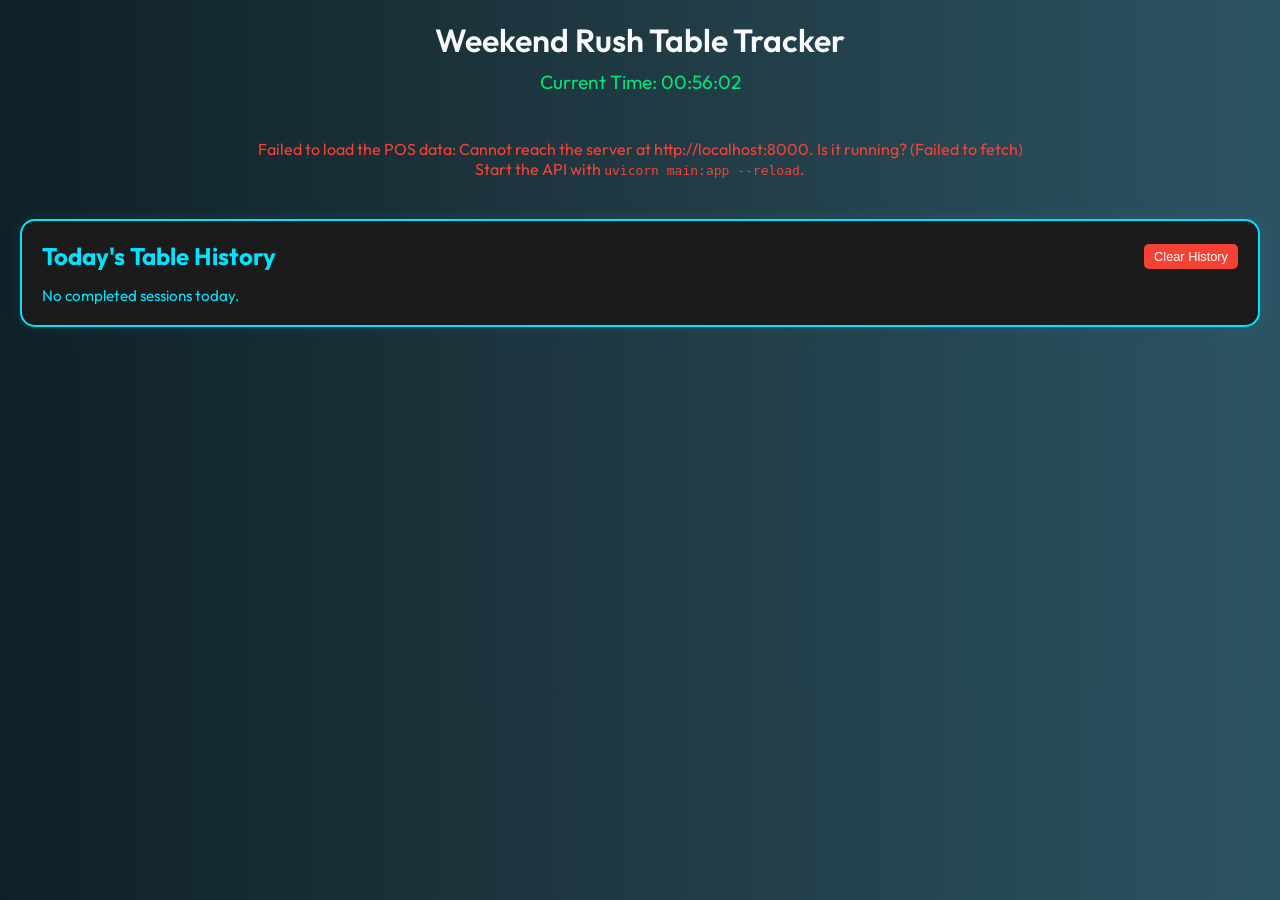
<file: index.html>
<!DOCTYPE html>
<html lang="en">
<head>
  <meta charset="UTF-8" />
  <meta name="viewport" content="width=device-width, initial-scale=1.0" />
  <title>Weekend Rush POS</title>
  <link href="https://fonts.googleapis.com/css2?family=Outfit:wght@400;600&display=swap" rel="stylesheet">
  <style>
    * { box-sizing: border-box; }
    body {
      font-family: 'Outfit', sans-serif;
      margin: 0; padding: 20px;
      background: linear-gradient(to right, #0f2027, #203a43, #2c5364);
      color: #fff;
    }
    
    .header { text-align: center; margin-bottom: 20px; }
    h1 { margin: 0 0 10px 0; color: #f8f9fa; font-weight: 600; }
    #live-clock { color: #00e676; font-size: 1.2rem; }

    .tabs { display: flex; justify-content: center; gap: 10px; margin-bottom: 25px; }
    .tab-btn {
      background: #1b1b1b; color: #fff; border: 2px solid #4caf50; border-radius: 10px;
      padding: 10px 20px; font-size: 1.1rem; cursor: pointer; transition: 0.3s;
    }
    .tab-btn.active { background: #4caf50; font-weight: bold; }
    .tab-content { display: none; }
    .tab-content.active { display: block; }

    .tables-grid { display: grid; grid-template-columns: repeat(auto-fit, minmax(450px, 1fr)); gap: 20px; }

    .table-card {
      background: #1b1b1b; border: 2px solid #4caf50; border-radius: 15px; padding: 20px;
      box-shadow: 0 0 15px rgba(76, 175, 80, 0.2); display: flex; gap: 20px;
    }
    .card-left { flex: 1; border-right: 1px solid #333; padding-right: 20px; }
    .card-right { flex: 1; display: flex; flex-direction: column; }

    .table-title { margin: 0 0 10px 0; font-size: 1.5rem; color: #4caf50; display: flex; justify-content: space-between;}
    .status-badge { font-size: 0.8rem; padding: 3px 8px; border-radius: 5px; background: #555; }
    .active-badge { background: #4caf50; }
    
    .rate-selector { margin-bottom: 10px; font-size: 0.9rem; }
    .rate-selector select { border-radius: 5px; padding: 3px; }
    .time-display { font-size: 2.5rem; font-weight: bold; margin: 10px 0; color: #fff; }
    
    .controls button { padding: 8px 12px; border: none; border-radius: 8px; cursor: pointer; font-weight: bold; margin-right: 5px; }
    .btn-start { background: #4caf50; color: white; }
    .btn-pause { background: #ff9800; color: white; }
    .btn-end { background: #f44336; color: white; }
    .controls button:disabled { background: #555; cursor: not-allowed; opacity: 0.5; }

    .split-section { margin-top: 15px; display: flex; gap: 5px; }
    .split-section input { width: 60px; padding: 5px; border-radius: 5px; border: none; }
    .btn-split { background: #ff9800; color: white; border: none; border-radius: 5px; padding: 5px 10px; cursor: pointer; }
    .split-result { margin-top: 10px; font-size: 0.9rem; color: #00e5ff; white-space: pre-line; }

    /* Breakdown & Checkout Panel */
    .checkout-panel { display: none; background: #222; border: 1px solid #f44336; border-radius: 10px; padding: 15px; margin-top: 15px; }
    .price-breakdown { font-size: 0.9rem; color: #ddd; margin-bottom: 10px; white-space: pre-line; line-height: 1.4; }
    .checkout-btns { display: flex; gap: 10px; }
    .checkout-btns button { flex: 1; padding: 8px; border: none; border-radius: 5px; cursor: pointer; font-weight: bold; color: white; }
    .btn-paid { background: #4caf50; }
    .btn-unpaid { background: #ff9800; }
    .btn-close { background: #555; }

    /* Card Right */
    .items-title { margin: 0 0 10px 0; font-size: 1.1rem; color: #aaa; }
    .menu-grid { display: grid; grid-template-columns: 1fr 1fr; gap: 5px; margin-bottom: 15px; }
    .btn-item { background: #2c5364; color: white; border: 1px solid #4caf50; border-radius: 5px; padding: 8px; cursor: pointer; font-size: 0.85rem;}
    .btn-item:hover { background: #4caf50; }
    .item-log { flex-grow: 1; background: #222; border-radius: 5px; padding: 10px; font-size: 0.85rem; overflow-y: auto; max-height: 100px; color: #ccc;}
    .item-total { margin-top: 10px; font-weight: bold; color: #00e676; text-align: right; }

    /* Global History Section */
    .history-container { margin-top: 40px; background: #1b1b1b; border: 2px solid #00e5ff; border-radius: 15px; padding: 20px; box-shadow: 0 0 15px rgba(0, 229, 255, 0.1); }
    .history-title { color: #00e5ff; margin: 0 0 15px 0; display: flex; justify-content: space-between; align-items: center; }
    .history-log { font-size: 0.95rem; color: #00e5ff; max-height: 200px; overflow-y: auto; }
    .history-entry { border-bottom: 1px solid #333; padding: 8px 0; }
    .btn-clear-history { background: #f44336; color: white; border: none; padding: 5px 10px; border-radius: 5px; cursor: pointer; font-size: 0.8rem; }
  </style>
</head>
<body>

  <div class="header">
    <h1>Weekend Rush Table Tracker</h1>
    <div id="live-clock">Current Time: 00:00:00</div>
  </div>

  <div class="tabs" id="tabs-container"></div>
  <div id="app-content"></div>

  <div class="history-container">
    <h2 class="history-title">
      Today's Table History 
      <button class="btn-clear-history" onclick="clearHistory()">Clear History</button>
    </h2>
    <div class="history-log" id="global-history-log">No completed sessions today.</div>
  </div>

  <script>
    const API_URL = 'http://localhost:8000';
    let globalMenu = [];
    let activeSessions = {}; 

    // --- Networking ---
    function showError(message) {
      console.error(message);
      alert(message);
    }

    async function apiFetch(path, options) {
      let res;
      try {
        res = await fetch(`${API_URL}${path}`, options);
      } catch (err) {
        throw new Error(`Cannot reach the server at ${API_URL}. Is it running? (${err.message})`);
      }

      const body = await res.text();
      let payload = null;
      if (body) {
        try {
          payload = JSON.parse(body);
        } catch (err) {
          throw new Error(`Server returned an unreadable response for ${path}: ${body.slice(0, 200)}`);
        }
      }

      if (!res.ok) {
        const detail = payload && payload.detail ? JSON.stringify(payload.detail) : res.statusText;
        throw new Error(`${path} failed (${res.status}): ${detail}`);
      }
      return payload;
    }

    // --- Clock Logic ---
    function updateClock() {
      const now = new Date();
      document.getElementById('live-clock').textContent = `Current Time: ${now.toLocaleTimeString('en-IN', { hour12: false })}`;
    }
    setInterval(updateClock, 1000);
    updateClock();

    // --- Boot App ---
    async function init() {
      try {
        globalMenu = await apiFetch('/menu');
        const zones = await apiFetch('/zones');
        renderApp(zones);
      } catch (err) {
        document.getElementById('app-content').innerHTML =
          `<p style="color:#f44336; text-align:center">Failed to load the POS data: ${err.message}<br>Start the API with <code>uvicorn main:app --reload</code>.</p>`;
        showError(`Failed to load the POS data. ${err.message}`);
      }
      loadHistory();
    }

    // --- Render UI ---
    function renderApp(zones) {
      const tabsContainer = document.getElementById('tabs-container');
      const appContent = document.getElementById('app-content');
      tabsContainer.innerHTML = '';
      appContent.innerHTML = '';

      zones.forEach((zone, index) => {
        const tabBtn = document.createElement('button');
        tabBtn.className = `tab-btn ${index === 0 ? 'active' : ''}`;
        tabBtn.textContent = zone.zone_name;
        tabBtn.onclick = () => switchTab(index);
        tabsContainer.appendChild(tabBtn);

        const zoneDiv = document.createElement('div');
        zoneDiv.className = `tab-content ${index === 0 ? 'active' : ''}`;
        zoneDiv.id = `zone-${index}`;

        const grid = document.createElement('div');
        grid.className = 'tables-grid';

        zone.tables.forEach(table => {
          const tableId = table.id;
          if (!activeSessions[tableId]) {
            activeSessions[tableId] = { isRunning: false, elapsed: 0, itemsTotal: 0, sessionId: null, itemsList: [], tableName: table.table_name };
          }

          const menuHtml = globalMenu.map(item => 
            `<button class="btn-item" onclick="addItem(${tableId}, ${item.id}, '${item.name} ${item.variant}', ${item.price})">+ ${item.name} (${item.variant})</button>`
          ).join('');

          grid.innerHTML += `
            <div class="table-card" id="card-${tableId}">
              <div class="card-left">
                <h2 class="table-title">${table.table_name} <span class="status-badge" id="badge-${tableId}">⚪ AVAIL</span></h2>
                
                <div class="rate-selector">
                  Rate/min: <select id="rate-${tableId}" onchange="onRateChange(${tableId})"><option value="3">3</option><option value="4">4</option><option value="4.5">4.5</option></select>
                </div>
                
                <div class="time-display" id="time-${tableId}">00:00</div>
                
                <div class="controls">
                  <button class="btn-start" id="start-${tableId}" onclick="startTimer(${tableId})">Start</button>
                  <button class="btn-pause" id="pause-${tableId}" onclick="togglePause(${tableId})" disabled>Pause</button>
                  <button class="btn-end" id="end-${tableId}" onclick="showCheckout(${tableId})" disabled>End</button>
                </div>

                <div class="split-section">
                  <input type="number" id="split-input-${tableId}" min="1" placeholder="Players">
                  <button class="btn-split" onclick="calculateSplit(${tableId})">Split</button>
                </div>
                <div class="split-result" id="split-result-${tableId}"></div>

                <div class="checkout-panel" id="checkout-${tableId}">
                  <div class="price-breakdown" id="breakdown-${tableId}"></div>
                  <div class="checkout-btns">
                    <button class="btn-paid" onclick="submitCheckout(${tableId}, 'PAID')">Paid</button>
                    <button class="btn-unpaid" onclick="submitCheckout(${tableId}, 'UNPAID')">Unpaid</button>
                    <button class="btn-close" onclick="submitCheckout(${tableId}, 'CLOSE')">Close</button>
                  </div>
                </div>
              </div>

              <div class="card-right">
                <h3 class="items-title">Quick Add Items</h3>
                <div class="menu-grid">${menuHtml}</div>
                <div class="item-log" id="log-${tableId}">No items ordered yet.</div>
                <div class="item-total" id="item-total-${tableId}">Items Total: ₹0.00</div>
              </div>
            </div>
          `;
        });
        
        zoneDiv.appendChild(grid);
        appContent.appendChild(zoneDiv);
      });
    }

    // --- UI Logic ---
    function onRateChange(tableId) {
      if (!activeSessions[tableId].sessionId) return;
      alert('This table is already running; the new rate applies to the next session.');
    }

    function switchTab(activeIndex) {
      document.querySelectorAll('.tab-btn').forEach((btn, i) => btn.classList.toggle('active', i === activeIndex));
      document.querySelectorAll('.tab-content').forEach((content, i) => content.classList.toggle('active', i === activeIndex));
    }

    // --- Table Mechanics ---
    async function startTimer(tableId) {
      const rate = parseFloat(document.getElementById(`rate-${tableId}`).value);
      let data;
      try {
        data = await apiFetch('/sessions/start', {
          method: 'POST',
          headers: { 'Content-Type': 'application/json' },
          body: JSON.stringify({ table_id: tableId, customer_id: null, rate_per_minute: rate })
        });
      } catch (err) {
        showError(`Could not start the table. ${err.message}`);
        return;
      }

      const session = activeSessions[tableId];
      session.sessionId = data.session_id;
      session.isRunning = true;
      session.startTimeStr = new Date().toLocaleTimeString('en-IN', { hour12: false });
      session.startTime = Date.now() - (session.elapsed * 1000);
      
      document.getElementById(`badge-${tableId}`).textContent = '🟢 ACTIVE';
      document.getElementById(`badge-${tableId}`).className = 'status-badge active-badge';
      document.getElementById(`start-${tableId}`).disabled = true;
      document.getElementById(`pause-${tableId}`).disabled = false;
      document.getElementById(`end-${tableId}`).disabled = false;

      session.interval = setInterval(() => {
        if (session.isRunning) {
          session.elapsed = Math.floor((Date.now() - session.startTime) / 1000);
          const min = String(Math.floor(session.elapsed / 60)).padStart(2, '0');
          const sec = String(session.elapsed % 60).padStart(2, '0');
          document.getElementById(`time-${tableId}`).textContent = `${min}:${sec}`;
        }
      }, 1000);
    }

    function togglePause(tableId) {
      const session = activeSessions[tableId];
      session.isRunning = !session.isRunning;
      const pauseBtn = document.getElementById(`pause-${tableId}`);
      if (session.isRunning) {
        session.startTime = Date.now() - (session.elapsed * 1000);
        pauseBtn.textContent = 'Pause';
      } else {
        pauseBtn.textContent = 'Resume';
      }
    }

    async function addItem(tableId, itemId, itemName, price) {
      const session = activeSessions[tableId];
      if (!session.sessionId) return alert("Start the table first!");

      try {
        await apiFetch('/sessions/add_item', {
          method: 'POST',
          headers: { 'Content-Type': 'application/json' },
          body: JSON.stringify({ session_id: session.sessionId, item_id: itemId })
        });
      } catch (err) {
        // The item was not recorded on the server, so do not bill it locally either.
        showError(`Could not add ${itemName}. ${err.message}`);
        return;
      }

      session.itemsTotal += price;
      session.itemsList.push(itemName);
      document.getElementById(`item-total-${tableId}`).textContent = `Items Total: ₹${session.itemsTotal.toFixed(2)}`;
      
      const logDiv = document.getElementById(`log-${tableId}`);
      if (session.itemsList.length === 1) logDiv.innerHTML = ''; 
      logDiv.innerHTML += `+ ${itemName} (₹${price})<br>`;
      logDiv.scrollTop = logDiv.scrollHeight;
    }

    function calculateSplit(tableId) {
      const session = activeSessions[tableId];
      const rate = parseFloat(document.getElementById(`rate-${tableId}`).value);
      const players = parseInt(document.getElementById(`split-input-${tableId}`).value);
      if (!players || players < 1) return;

      const totalMinutes = session.elapsed / 60;
      const grandTotal = (totalMinutes * rate) + session.itemsTotal;
      document.getElementById(`split-result-${tableId}`).textContent = `Total Bill: ₹${grandTotal.toFixed(2)}\nPer Player: ₹${(grandTotal / players).toFixed(2)}`;
    }

    function showCheckout(tableId) {
      const session = activeSessions[tableId];
      session.isRunning = false;
      clearInterval(session.interval);
      document.getElementById(`pause-${tableId}`).disabled = true;
      document.getElementById(`end-${tableId}`).disabled = true;
      
      session.endTimeStr = new Date().toLocaleTimeString('en-IN', { hour12: false });
      const rate = parseFloat(document.getElementById(`rate-${tableId}`).value);
      const totalMinutes = session.elapsed / 60;
      const timeCost = totalMinutes * rate;
      const grandTotal = timeCost + session.itemsTotal;

      // Populate Price Breakdown
      document.getElementById(`breakdown-${tableId}`).innerHTML = `
        <strong>Session:</strong> ${session.startTimeStr} > ${session.endTimeStr} (${totalMinutes} mins)
        <strong>Time Cost:</strong> ₹${timeCost.toFixed(2)}
        <strong>Items Cost:</strong> ₹${session.itemsTotal.toFixed(2)}
        <span style="color:#4caf50; font-size:1.1rem; display:block; margin-top:5px;"><strong>Total: ₹${grandTotal.toFixed(2)}</strong></span>
      `;
      
      document.getElementById(`checkout-${tableId}`).style.display = 'block';
    }

    async function submitCheckout(tableId, status) {
      const session = activeSessions[tableId];
      const totalMinutes = session.elapsed / 60;

      // Backend Call
      let data;
      try {
        data = await apiFetch('/sessions/checkout', {
          method: 'POST',
          headers: { 'Content-Type': 'application/json' },
          body: JSON.stringify({ session_id: session.sessionId, payment_status: status, total_minutes: totalMinutes })
        });
      } catch (err) {
        // Keep the checkout panel open so the bill is not lost.
        showError(`Checkout failed, the table is still open. ${err.message}`);
        return;
      }
      
      // Save to History Log
      const historyStr = `[${session.tableName}] ${session.startTimeStr} > ${session.endTimeStr} | Time: ${totalMinutes}m | Items: ${session.itemsList.length} | <strong>Total: ₹${Number(data.final_bill ?? 0).toFixed(2)}</strong> | (${status}) (Guest)`;
      saveToHistory(historyStr);

      // Reset Table UI smoothly without reloading the page
      resetTableUI(tableId);
    }

    function resetTableUI(tableId) {
      const session = activeSessions[tableId];
      session.isRunning = false;
      session.elapsed = 0;
      session.itemsTotal = 0;
      session.sessionId = null;
      session.itemsList = [];

      document.getElementById(`badge-${tableId}`).textContent = '⚪ AVAIL';
      document.getElementById(`badge-${tableId}`).className = 'status-badge';
      document.getElementById(`time-${tableId}`).textContent = '00:00';
      document.getElementById(`start-${tableId}`).disabled = false;
      document.getElementById(`pause-${tableId}`).disabled = true;
      document.getElementById(`pause-${tableId}`).textContent = 'Pause';
      document.getElementById(`end-${tableId}`).disabled = true;
      
      document.getElementById(`checkout-${tableId}`).style.display = 'none';
      document.getElementById(`split-input-${tableId}`).value = '';
      document.getElementById(`split-result-${tableId}`).textContent = '';
      document.getElementById(`log-${tableId}`).innerHTML = 'No items ordered yet.';
      document.getElementById(`item-total-${tableId}`).textContent = 'Items Total: ₹0.00';
    }

    // --- History Storage Logic ---
    function readHistory() {
      try {
        const stored = JSON.parse(localStorage.getItem('weekendRushHistory'));
        return Array.isArray(stored) ? stored : [];
      } catch (err) {
        console.error('Stored history was corrupt and has been ignored.', err);
        return [];
      }
    }

    function saveToHistory(entry) {
      const history = readHistory();
      history.unshift(entry); // Add to top
      try {
        localStorage.setItem('weekendRushHistory', JSON.stringify(history));
      } catch (err) {
        showError(`Could not save this session to the history log. ${err.message}`);
      }
      loadHistory();
    }

    function loadHistory() {
      const history = readHistory();
      const logDiv = document.getElementById('global-history-log');
      if (history.length === 0) {
        logDiv.innerHTML = 'No completed sessions today.';
      } else {
        logDiv.innerHTML = history.map(item => `<div class="history-entry">${item}</div>`).join('');
      }
    }

    function clearHistory() {
      if(confirm("Are you sure you want to clear today's history log?")) {
        localStorage.removeItem('weekendRushHistory');
        loadHistory();
      }
    }

    init();
  </script>
</body>
</html>
</file>
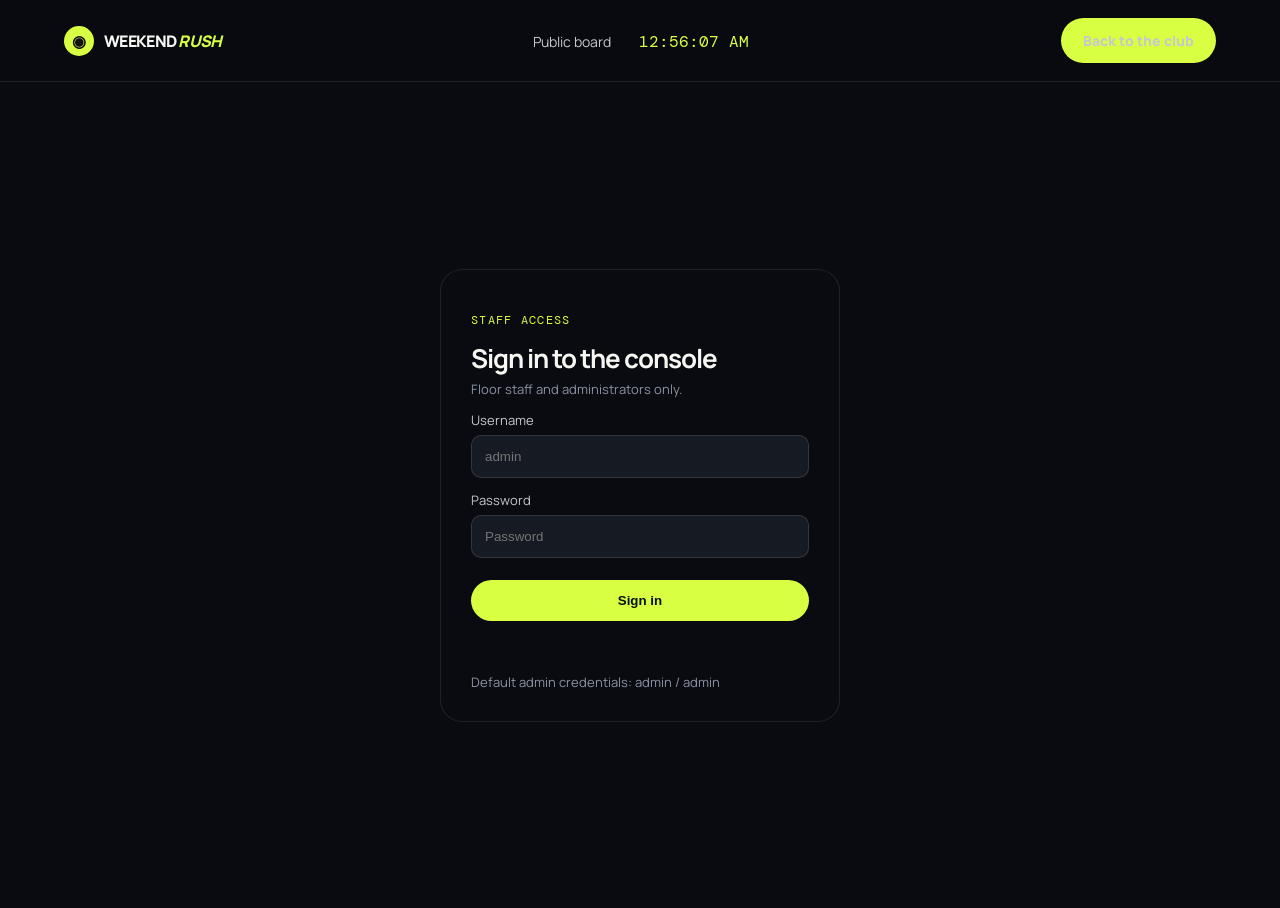
<file: weekend-rush/frontend/admin_login.html>
<!DOCTYPE html>
<html lang="en">
<head>
  <meta charset="utf-8" />
  <meta name="viewport" content="width=device-width, initial-scale=1" />
  <link rel="stylesheet" href="css/public-theme.css" />
  <link rel="stylesheet" href="css/styles.css" />
  <title>Weekend Rush &middot; Staff Login</title>
</head>
<body>
  <header class="nav">
    <span class="brand">WEEKEND <i>RUSH</i></span>
    <nav>
      <a href="public.html">Public board</a>
      <span class="clock" id="wall-clock">--:--:--</span>
    </nav>
    <a class="btn" href="public.html">Back to the club</a>
  </header>

  <main class="login-wrap">
    <div class="form login-card">
      <p class="eyebrow">STAFF ACCESS</p>
      <h3 style="margin:8px 0 4px;font-size:26px;letter-spacing:-1px">Sign in to the console</h3>
      <p class="muted">Floor staff and administrators only.</p>
      <form id="login-form" novalidate>
        <label for="username">Username</label>
        <input id="username" type="text" autocomplete="username" placeholder="admin" />
        <label for="password">Password</label>
        <input id="password" type="password" autocomplete="current-password" placeholder="Password" />
        <button class="btn" style="width:100%;margin-top:22px" type="submit">Sign in</button>
      </form>
      <p class="formmsg" id="login-msg"></p>
      <p class="muted" style="margin-top:18px">Default admin credentials: admin / admin</p>
    </div>
  </main>

  <script src="js/api.js"></script>
  <script src="js/login.js"></script>
</body>
</html>
</file>
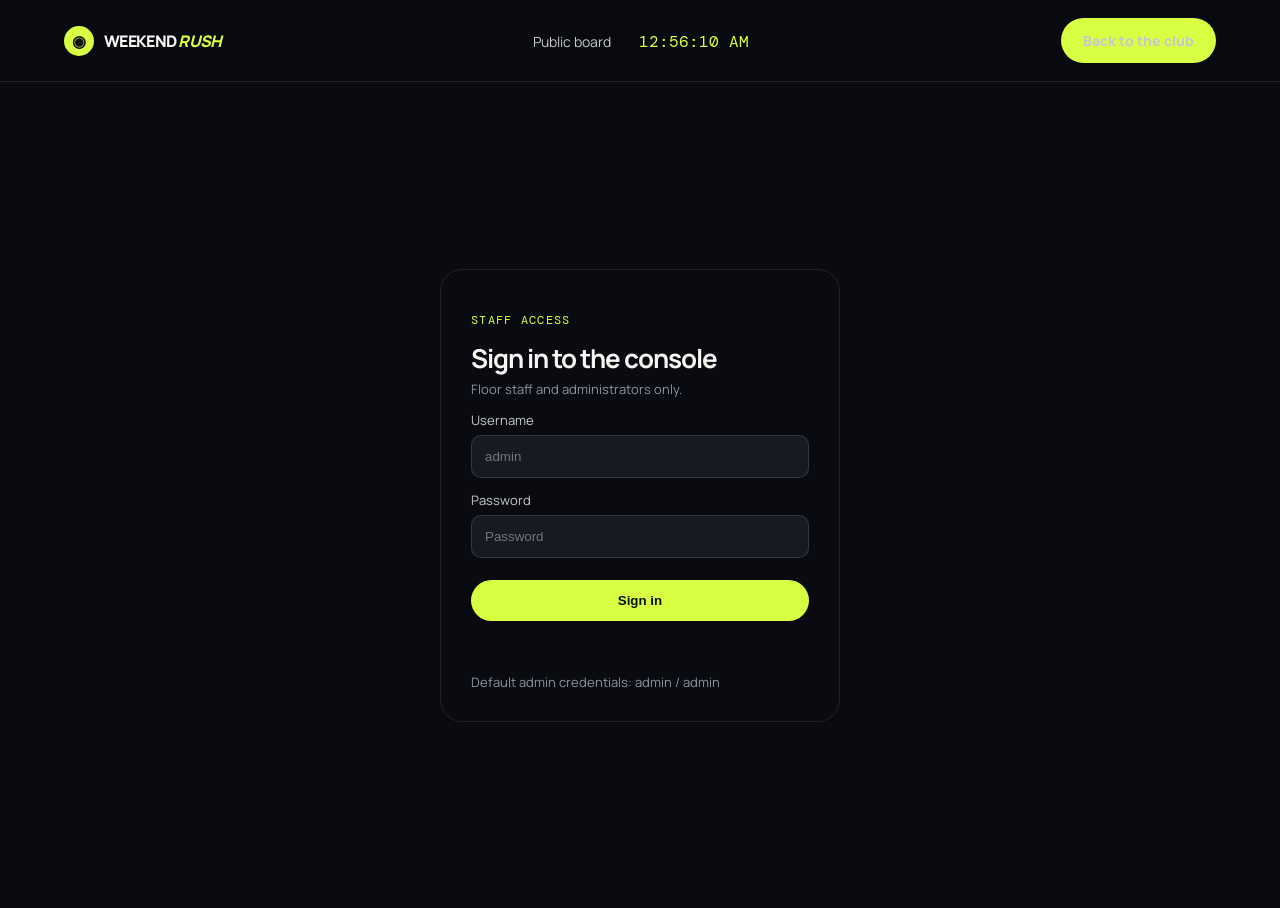
<file: weekend-rush/frontend/customers.html>
<!DOCTYPE html>
<html lang="en">
<head>
  <meta charset="utf-8" />
  <meta name="viewport" content="width=device-width, initial-scale=1" />
  <link rel="stylesheet" href="css/public-theme.css" />
  <link rel="stylesheet" href="css/styles.css" />
  <title>Weekend Rush &middot; Customers</title>
</head>
<body>
  <header class="nav">
    <span class="brand">WEEKEND <i>RUSH</i></span>
    <nav>
      <a href="dashboard_floors.html">Dashboard</a>
      <a href="customers.html" class="lime">Customers</a>
      <a href="settings.html">Settings</a>
      <a href="public.html">Public board</a>
      <span class="clock" id="wall-clock">--:--:--</span>
      <span class="who" id="current-user">-</span>
    </nav>
    <button class="btn ghost" id="logout-btn" type="button">Logout</button>
  </header>

  <main class="page">
    <p class="eyebrow">MEMBERS &amp; REGULARS</p>
    <h1>Know every player.</h1>
    <p class="muted">Membership status and NFC tags for quick check-in.</p>

    <div class="grid two" style="margin-top:28px">
      <section class="panel">
        <h2>Customer list</h2>
        <p class="formmsg" id="list-msg"></p>
        <div style="overflow-x:auto">
          <table class="datatable">
            <thead>
              <tr><th>Name</th><th>Phone</th><th>Member</th><th>NFC UID</th><th>Actions</th></tr>
            </thead>
            <tbody id="customers-body"></tbody>
          </table>
        </div>
      </section>

      <section class="form" style="height:fit-content">
        <h3 style="margin-top:0">Add a customer</h3>
        <form id="customer-form" novalidate>
          <label for="cust-name">Name</label>
          <input id="cust-name" type="text" placeholder="Full name" />
          <label for="cust-phone">Phone</label>
          <input id="cust-phone" type="text" placeholder="10 digit number" />
          <label for="cust-nfc">NFC UID (optional)</label>
          <input id="cust-nfc" type="text" placeholder="04A1B2C3D4" />
          <label class="checkline"><input id="cust-member" type="checkbox" /> Club member</label>
          <button class="btn" style="width:100%" type="submit">Add customer</button>
        </form>
        <p class="formmsg" id="customer-msg"></p>
      </section>
    </div>
  </main>

  <script src="js/api.js"></script>
  <script src="js/shell.js"></script>
  <script src="js/customers.js"></script>
</body>
</html>
</file>
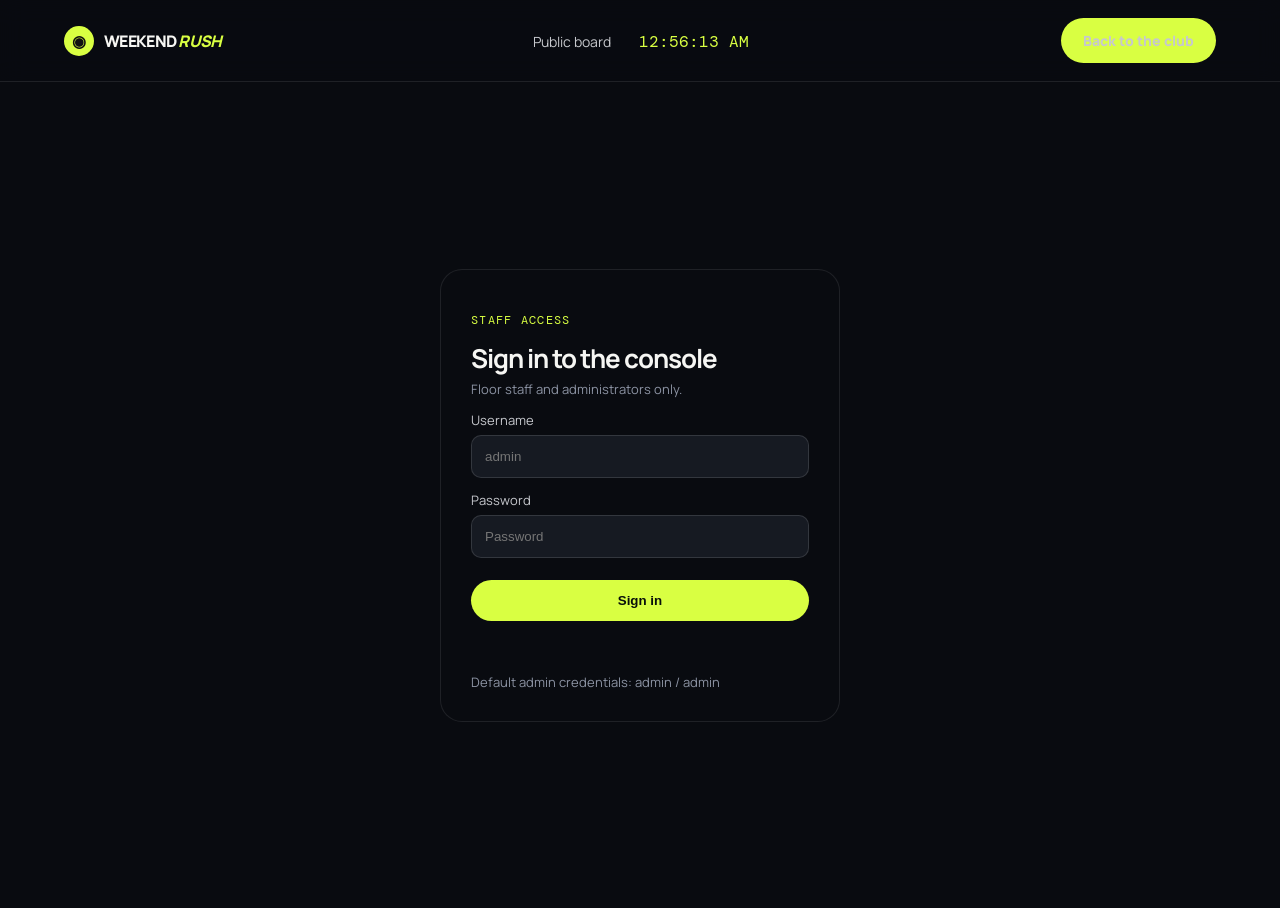
<file: weekend-rush/frontend/dashboard_floors.html>
<!DOCTYPE html>
<html lang="en">
<head>
  <meta charset="utf-8" />
  <meta name="viewport" content="width=device-width, initial-scale=1" />
  <link rel="stylesheet" href="css/public-theme.css" />
  <link rel="stylesheet" href="css/styles.css" />
  <title>Weekend Rush &middot; Floor Dashboard</title>
</head>
<body>
  <header class="nav">
    <span class="brand">WEEKEND <i>RUSH</i></span>
    <nav>
      <a href="dashboard_floors.html" class="lime">Dashboard</a>
      <a href="customers.html">Customers</a>
      <a href="settings.html">Settings</a>
      <a href="public.html">Public board</a>
      <span class="clock" id="wall-clock">--:--:--</span>
      <span class="who" id="current-user">-</span>
    </nav>
    <button class="btn ghost" id="logout-btn" type="button">Logout</button>
  </header>

  <main class="page">
    <p class="eyebrow">FLOOR CONSOLE</p>
    <h1>Club control, in real time.</h1>
    <p class="muted">Live clocks, play / pause / stop and instant split billing.</p>

    <div class="metrics" style="margin-top:26px">
      <div class="metric"><b id="metric-live">-</b><span>Active sessions</span></div>
      <div class="metric"><b id="metric-booked">-</b><span>Tables booked</span></div>
      <div class="metric"><b id="metric-clock">00:00:00</b><span>Total time on the clock</span></div>
    </div>

    <div class="tabs">
      <button type="button" data-floor="1">Floor 1</button>
      <button type="button" data-floor="2">Floor 2</button>
      <button type="button" data-floor="3">Floor 3</button>
    </div>

    <p class="formmsg" id="global-msg"></p>
    <div class="grid" id="tables-grid"></div>
  </main>

  <script src="js/api.js"></script>
  <script src="js/shell.js"></script>
  <script src="js/dashboard.js"></script>
</body>
</html>
</file>
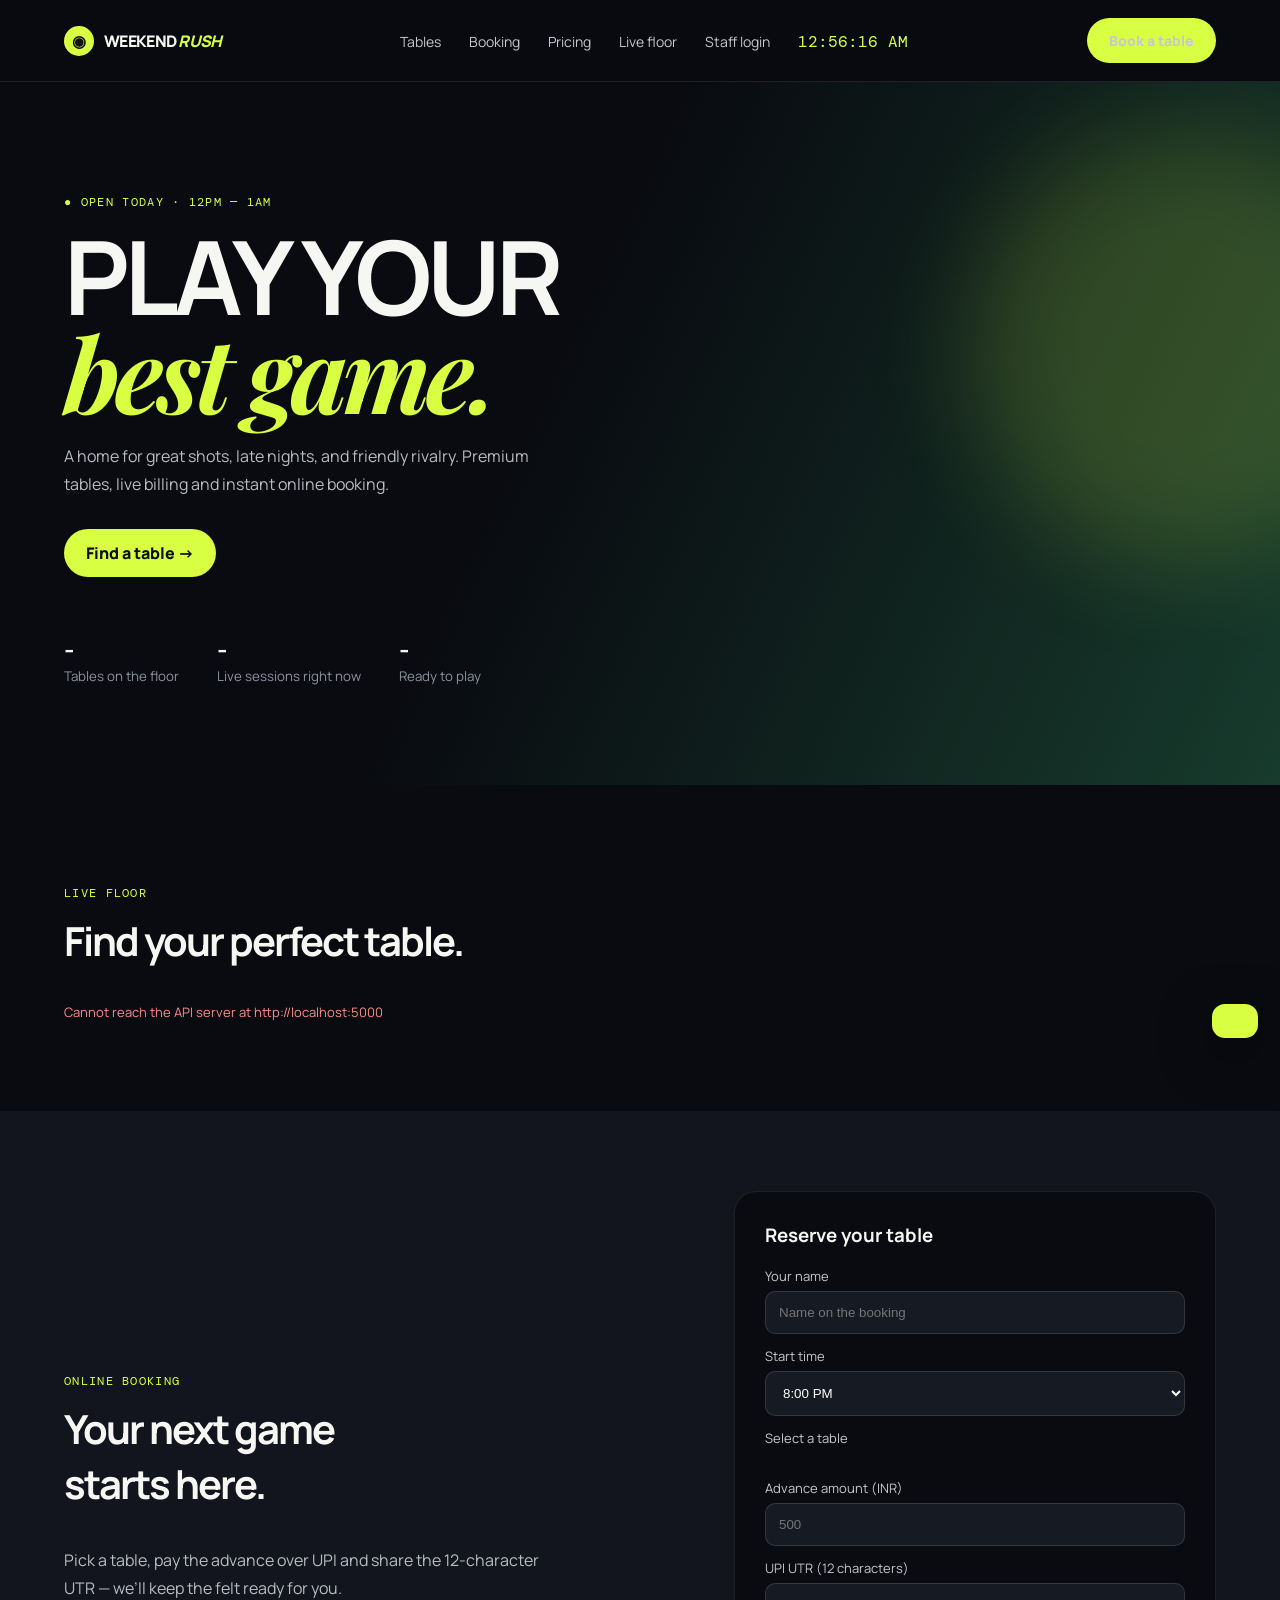
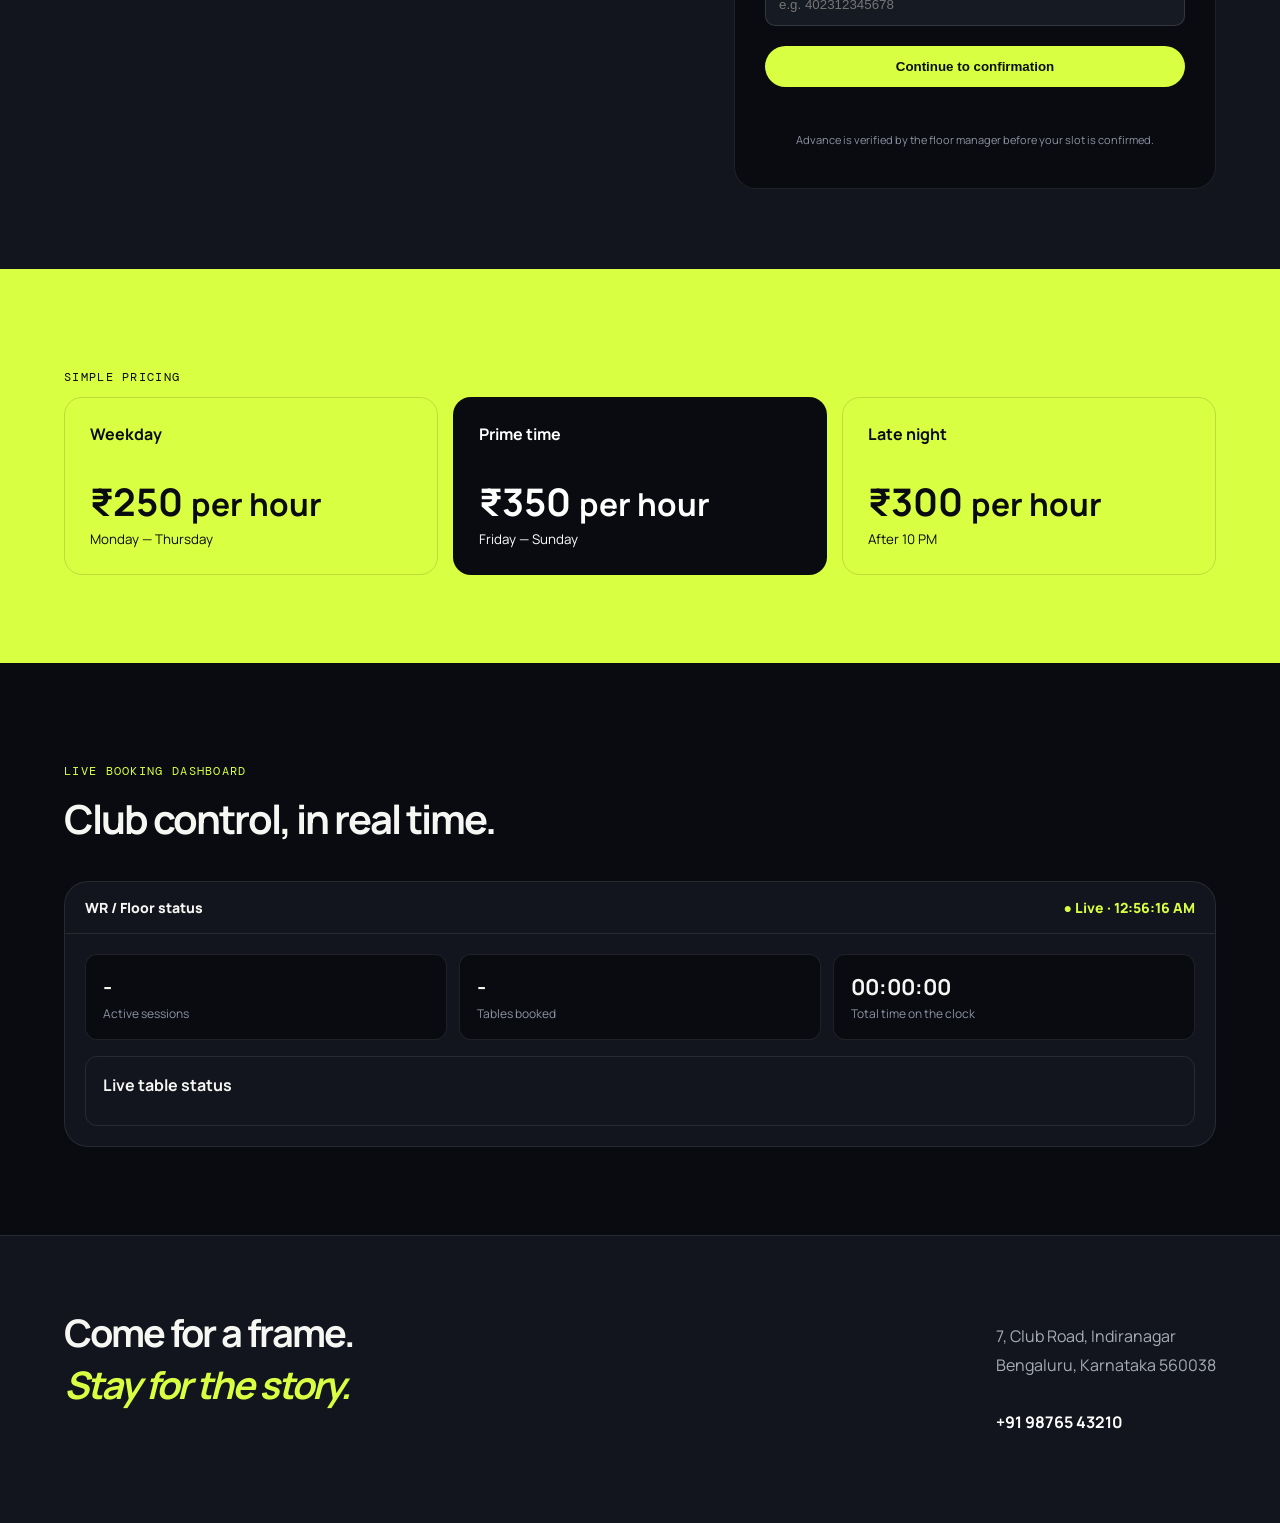
<file: weekend-rush/frontend/public.html>
<!DOCTYPE html>
<html lang="en">
<head>
  <meta charset="utf-8" />
  <meta name="viewport" content="width=device-width, initial-scale=1" />
  <title>Weekend Rush Snooker Club</title>
  <link rel="stylesheet" href="css/public-theme.css" />
</head>
<body>
  <header class="nav">
    <span class="brand">WEEKEND <i>RUSH</i></span>
    <nav>
      <a href="#tables">Tables</a>
      <a href="#book">Booking</a>
      <a href="#pricing">Pricing</a>
      <a href="#live">Live floor</a>
      <a href="admin_login.html">Staff login</a>
      <span class="clock" id="wall-clock">--:--:--</span>
    </nav>
    <a class="btn" href="#book">Book a table</a>
  </header>

  <main>
    <section class="hero">
      <p class="eyebrow">&#9679; OPEN TODAY &middot; 12PM &mdash; 1AM</p>
      <h1>PLAY YOUR<br /><em>best game.</em></h1>
      <p class="intro">
        A home for great shots, late nights, and friendly rivalry. Premium tables,
        live billing and instant online booking.
      </p>
      <p style="margin-top:30px"><a class="btn" href="#tables">Find a table &rarr;</a></p>
      <div class="stats">
        <div><b id="stat-tables">-</b><small>Tables on the floor</small></div>
        <div><b id="stat-live">-</b><small>Live sessions right now</small></div>
        <div><b id="stat-free">-</b><small>Ready to play</small></div>
      </div>
    </section>

    <section class="section" id="tables">
      <p class="eyebrow">LIVE FLOOR</p>
      <h2 class="title">Find your perfect table.</h2>
      <p class="formmsg" id="board-msg"></p>
      <div class="tables" id="tableList"></div>
    </section>

    <section class="booking" id="book">
      <div class="section">
        <p class="eyebrow">ONLINE BOOKING</p>
        <h2 class="title">Your next game<br />starts here.</h2>
        <p class="intro">
          Pick a table, pay the advance over UPI and share the 12-character UTR &mdash;
          we&rsquo;ll keep the felt ready for you.
        </p>
      </div>
      <div class="section">
        <div class="form">
          <h3 style="margin-top:0">Reserve your table</h3>
          <form id="booking-form" novalidate>
            <label for="booking-name">Your name</label>
            <input id="booking-name" type="text" placeholder="Name on the booking" />

            <label for="booking-slot">Start time</label>
            <select id="booking-slot">
              <option>8:00 PM</option>
              <option>9:00 PM</option>
              <option>10:00 PM</option>
              <option>11:00 PM</option>
            </select>

            <label>Select a table</label>
            <div class="pick" id="table-pick"></div>

            <label for="booking-advance">Advance amount (INR)</label>
            <input id="booking-advance" type="number" min="1" step="1" placeholder="500" />

            <label for="booking-utr">UPI UTR (12 characters)</label>
            <input id="booking-utr" type="text" maxlength="12" placeholder="e.g. 402312345678" />

            <button class="btn" style="width:100%;margin-top:20px" type="submit">
              Continue to confirmation
            </button>
          </form>
          <p class="formmsg" id="booking-msg"></p>
          <p style="text-align:center;color:#8c93a3;font-size:11px">
            Advance is verified by the floor manager before your slot is confirmed.
          </p>
        </div>
      </div>
    </section>

    <section class="pricing" id="pricing">
      <div class="section">
        <p class="eyebrow" style="color:#090b10">SIMPLE PRICING</p>
        <div class="pricegrid">
          <div class="price">
            <b>Weekday</b><strong>&#8377;250 <small>per hour</small></strong>
            <small>Monday &mdash; Thursday</small>
          </div>
          <div class="price hot">
            <b>Prime time</b><strong>&#8377;350 <small>per hour</small></strong>
            <small>Friday &mdash; Sunday</small>
          </div>
          <div class="price">
            <b>Late night</b><strong>&#8377;300 <small>per hour</small></strong>
            <small>After 10 PM</small>
          </div>
        </div>
      </div>
    </section>

    <section class="section" id="live">
      <p class="eyebrow">LIVE BOOKING DASHBOARD</p>
      <h2 class="title">Club control, in real time.</h2>
      <div class="dashboard">
        <div class="dashbar">
          WR / Floor status
          <span class="lime" style="float:right">&#9679; Live &middot; <span id="dash-clock">--:--:--</span></span>
        </div>
        <div class="dashbody">
          <div class="metrics">
            <div class="metric"><b id="metric-live">-</b><span>Active sessions</span></div>
            <div class="metric"><b id="metric-booked">-</b><span>Tables booked</span></div>
            <div class="metric"><b id="metric-clock">00:00:00</b><span>Total time on the clock</span></div>
          </div>
          <div class="floor">
            <b>Live table status</b>
            <div class="floorgrid" id="floor"></div>
          </div>
        </div>
      </div>
    </section>
  </main>

  <footer class="contact">
    <div>
      <h2>Come for a frame.<br /><em class="lime">Stay for the story.</em></h2>
    </div>
    <p>
      7, Club Road, Indiranagar<br />Bengaluru, Karnataka 560038<br /><br />
      <b style="color:white">+91 98765 43210</b>
    </p>
  </footer>

  <div id="toast" class="toast"></div>

  <script src="js/api.js"></script>
  <script src="js/public.js"></script>
</body>
</html>
</file>
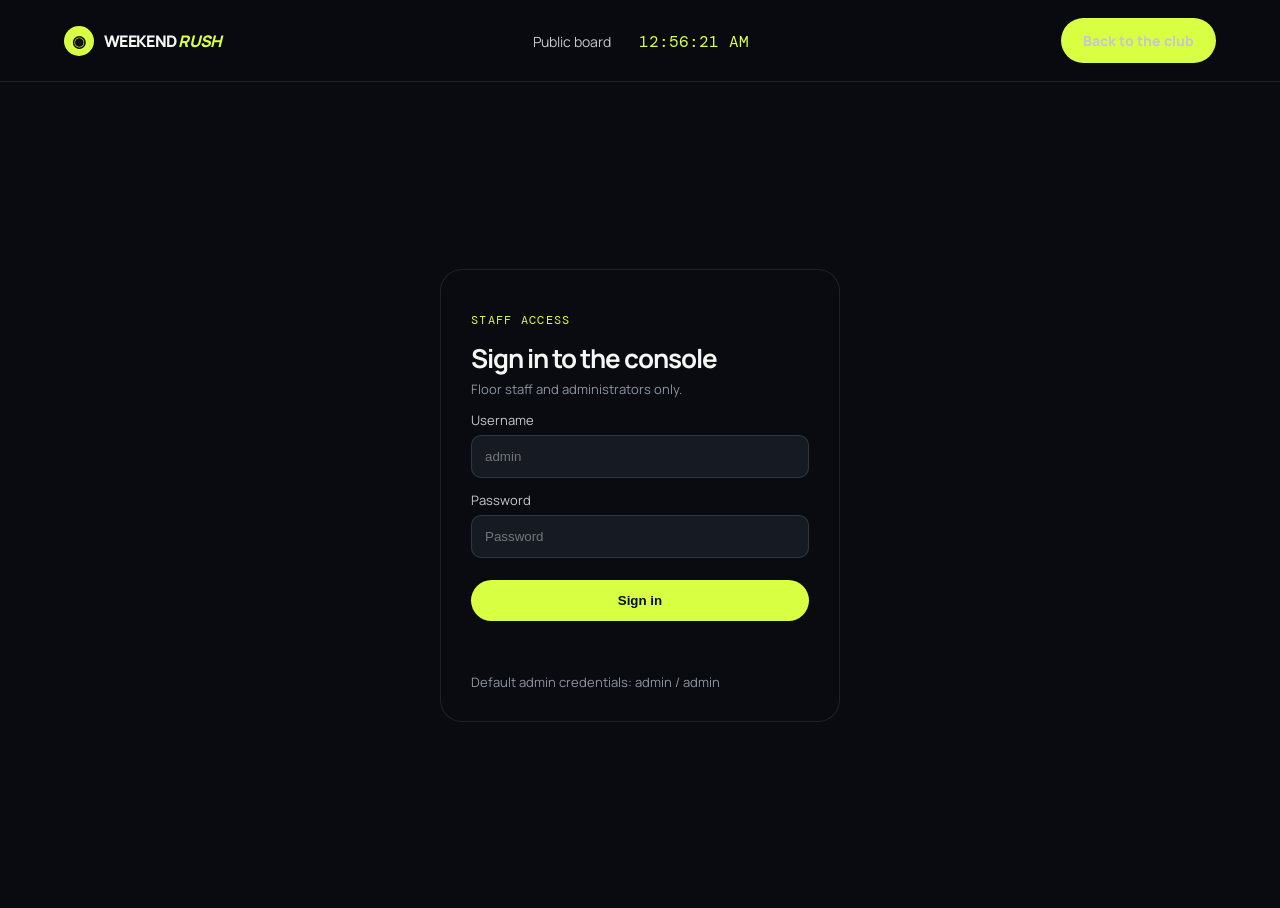
<file: weekend-rush/frontend/settings.html>
<!DOCTYPE html>
<html lang="en">
<head>
  <meta charset="utf-8" />
  <meta name="viewport" content="width=device-width, initial-scale=1" />
  <link rel="stylesheet" href="css/public-theme.css" />
  <link rel="stylesheet" href="css/styles.css" />
  <title>Weekend Rush &middot; Settings</title>
</head>
<body>
  <header class="nav">
    <span class="brand">WEEKEND <i>RUSH</i></span>
    <nav>
      <a href="dashboard_floors.html">Dashboard</a>
      <a href="customers.html">Customers</a>
      <a href="settings.html" class="lime">Settings</a>
      <a href="public.html">Public board</a>
      <span class="clock" id="wall-clock">--:--:--</span>
      <span class="who" id="current-user">-</span>
    </nav>
    <button class="btn ghost" id="logout-btn" type="button">Logout</button>
  </header>

  <main class="page">
    <p class="eyebrow">CLUB SETUP</p>
    <h1>Tables, rates &amp; people.</h1>
    <p class="formmsg" id="role-msg"></p>

    <section class="panel" style="margin-top:26px">
      <h2>Tables &middot; floors &amp; hourly rates</h2>
      <p class="formmsg" id="tables-msg"></p>
      <div style="overflow-x:auto">
        <table class="datatable">
          <thead>
            <tr><th>Table no</th><th>Floor</th><th>Rate (INR/hr)</th><th>Status</th><th>Actions</th></tr>
          </thead>
          <tbody id="tables-body"></tbody>
        </table>
      </div>

      <form class="inline-form" id="table-form" novalidate>
        <div>
          <label for="new-table-no">Table no</label>
          <input id="new-table-no" class="admin-only" type="number" min="1" placeholder="10" />
        </div>
        <div>
          <label for="new-table-floor">Floor</label>
          <select id="new-table-floor" class="admin-only">
            <option value="1">1</option><option value="2">2</option><option value="3">3</option>
          </select>
        </div>
        <div>
          <label for="new-table-rate">Rate</label>
          <input id="new-table-rate" class="admin-only" type="number" min="0.5" step="0.5" value="3" />
        </div>
        <button class="btn admin-only" type="submit">Add table</button>
      </form>
    </section>

    <section class="panel" id="users-section">
      <h2>Users</h2>
      <p class="formmsg" id="users-msg"></p>
      <div style="overflow-x:auto">
        <table class="datatable">
          <thead><tr><th>Username</th><th>Role</th><th>Actions</th></tr></thead>
          <tbody id="users-body"></tbody>
        </table>
      </div>

      <form class="inline-form" id="user-form" novalidate>
        <div>
          <label for="new-username">Username</label>
          <input id="new-username" class="admin-only" type="text" placeholder="floor.staff" />
        </div>
        <div>
          <label for="new-password">Password</label>
          <input id="new-password" class="admin-only" type="password" placeholder="Password" />
        </div>
        <div>
          <label for="new-role">Role</label>
          <select id="new-role" class="admin-only">
            <option value="staff">staff</option><option value="admin">admin</option>
          </select>
        </div>
        <button class="btn admin-only" type="submit">Add user</button>
      </form>
    </section>
  </main>

  <script src="js/api.js"></script>
  <script src="js/shell.js"></script>
  <script src="js/settings.js"></script>
</body>
</html>
</file>
<file: weekend-rush/frontend/css/public-theme.css>
/* Weekend Rush club theme for the public booking dashboard. */
@import url('https://fonts.googleapis.com/css2?family=DM+Mono&family=Manrope:wght@400;600;700;800&family=Playfair+Display:ital,wght@1,700&display=swap');

* { box-sizing: border-box; }
html { scroll-behavior: smooth; }
body {
  margin: 0;
  background: #090b10;
  color: #f6f6f3;
  font-family: Manrope, Arial, sans-serif;
}

.nav {
  position: sticky;
  top: 0;
  z-index: 5;
  display: flex;
  align-items: center;
  justify-content: space-between;
  padding: 18px max(5vw, 24px);
  border-bottom: 1px solid #ffffff18;
  background: #090b10ef;
  backdrop-filter: blur(12px);
}
.brand { font-weight: 800; letter-spacing: -0.7px; }
.brand i, .lime { color: #d9ff42; }
.brand:before {
  content: '\25C9';
  display: inline-grid;
  place-items: center;
  width: 30px;
  height: 30px;
  margin-right: 10px;
  border-radius: 50%;
  background: #d9ff42;
  color: #111;
  font-style: normal;
}
.nav a { color: #c6c8cd; text-decoration: none; font-size: 14px; margin-left: 25px; }
.nav .clock { font-family: 'DM Mono', monospace; color: #d9ff42; margin-left: 25px; }

.btn {
  display: inline-block;
  border: 0;
  border-radius: 99px;
  padding: 13px 22px;
  background: #d9ff42;
  color: #09100b;
  text-decoration: none;
  font-weight: 800;
  cursor: pointer;
}
.btn:disabled { opacity: 0.5; cursor: not-allowed; }

.hero {
  position: relative;
  overflow: hidden;
  min-height: 640px;
  padding: 100px max(5vw, 24px);
  background: linear-gradient(115deg, #090b10 43%, #173b2d);
  isolation: isolate;
}
.hero:after {
  content: '';
  position: absolute;
  right: -120px;
  top: 50px;
  width: 430px;
  height: 430px;
  border-radius: 50%;
  background: #d9ff4228;
  filter: blur(50px);
  z-index: -1;
}
.eyebrow { font: 12px 'DM Mono', monospace; letter-spacing: 1.3px; color: #d9ff42; }
.hero h1 { font-size: clamp(54px, 8vw, 106px); line-height: 0.94; letter-spacing: -5px; margin: 18px 0; }
.hero em { font-family: 'Playfair Display', serif; color: #d9ff42; }
.intro { max-width: 490px; color: #b8bdc2; line-height: 1.8; }
.stats { display: flex; gap: 38px; margin-top: 55px; }
.stats b { font-size: 25px; }
.stats small { display: block; color: #8c93a3; }

.section { padding: 88px max(5vw, 24px); max-width: 1400px; margin: auto; }
.title { font-size: 40px; letter-spacing: -2px; margin: 9px 0 35px; }

.tables { display: grid; grid-template-columns: repeat(3, 1fr); gap: 15px; }
.card {
  border: 1px solid #ffffff17;
  background: #12151d;
  border-radius: 18px;
  padding: 22px;
  transition: 0.2s;
}
.card:hover { transform: translateY(-4px); border-color: #d9ff4255; }
.tag {
  float: right;
  padding: 5px 11px;
  border-radius: 99px;
  font-size: 11px;
  font-weight: 700;
  text-transform: uppercase;
}
.tag.idle { background: #d9ff4217; color: #d9ff42; border: 1px solid #d9ff4240; }
.tag.running { background: #ff6b6b17; color: #ff8a8a; border: 1px solid #ff6b6b40; }
.tag.paused { background: #ffb02e17; color: #ffc46b; border: 1px solid #ffb02e40; }
.tag.booked { background: #b687ff17; color: #cbb0ff; border: 1px solid #b687ff40; }
.num { font: 12px 'DM Mono', monospace; color: #8c93a3; }
.card h3 { margin: 32px 0 4px; font-size: 20px; }
.card p { margin: 0; color: #8c93a3; font-size: 13px; }
.card .live {
  font-family: 'DM Mono', monospace;
  font-size: 24px;
  margin: 14px 0 0;
  color: #f6f6f3;
  letter-spacing: 1px;
}
.card footer {
  margin-top: 22px;
  padding-top: 14px;
  border-top: 1px solid #ffffff12;
  color: #d9ff42;
  font-size: 13px;
  font-weight: 700;
}

.booking { background: #12151d; display: grid; grid-template-columns: 1fr 1fr; gap: 60px; }
.booking .section { width: 100%; padding-top: 80px; padding-bottom: 80px; }
.form { padding: 30px; border: 1px solid #ffffff17; background: #090b10; border-radius: 22px; }
.form label { display: block; margin: 13px 0 6px; color: #c6c8cd; font-size: 13px; }
.form input, .form select {
  width: 100%;
  padding: 13px;
  border-radius: 10px;
  background: #161a22;
  border: 1px solid #ffffff20;
  color: white;
}
.pick { display: flex; flex-wrap: wrap; gap: 8px; margin: 12px 0 20px; }
.pick button {
  padding: 11px;
  flex: 1 1 130px;
  border-radius: 10px;
  border: 1px solid #ffffff20;
  background: #161a22;
  color: white;
  cursor: pointer;
  text-align: left;
}
.pick button small { color: #8c93a3; }
.pick button.on { background: #d9ff4217; border-color: #d9ff42; color: #d9ff42; }
.pick button.on small { color: #d9ff42; }
.pick button:disabled { opacity: 0.45; cursor: not-allowed; }

.formmsg { min-height: 20px; margin: 14px 0 0; font-size: 13px; color: #8c93a3; }
.formmsg.wr-msg-error { color: #ff8a8a; }
.formmsg.wr-msg-success { color: #d9ff42; }
.formmsg.wr-msg-info { color: #8c93a3; }

.pricing { background: #d9ff42; color: #090b10; }
.pricegrid { display: grid; grid-template-columns: repeat(3, 1fr); gap: 15px; }
.price { padding: 25px; border: 1px solid #0002; border-radius: 18px; }
.price.hot { background: #090b10; color: #fff; }
.price strong { display: block; font-size: 38px; margin-top: 30px; }

.dashboard { border: 1px solid #ffffff17; border-radius: 24px; overflow: hidden; background: #12151d; }
.dashbar { padding: 16px 20px; border-bottom: 1px solid #ffffff17; font-size: 14px; font-weight: 800; }
.dashbody { padding: 20px; }
.metrics { display: grid; grid-template-columns: repeat(3, 1fr); gap: 12px; }
.metric { padding: 17px; background: #090b10; border: 1px solid #ffffff17; border-radius: 12px; }
.metric b { font-size: 22px; }
.metric span { display: block; color: #8c93a3; font-size: 12px; margin-top: 3px; }
.floor { margin-top: 16px; padding: 17px; border: 1px solid #ffffff17; border-radius: 12px; }
.floorgrid { display: grid; grid-template-columns: repeat(6, 1fr); gap: 8px; margin-top: 12px; }
.floorgrid div { border-radius: 8px; padding: 12px; background: #ffffff08; font-size: 11px; }
.floorgrid span { display: block; font: 10px 'DM Mono', monospace; color: #8c93a3; margin-bottom: 6px; }
.floorgrid time { display: block; font: 11px 'DM Mono', monospace; color: #c6c8cd; margin-top: 5px; }

.contact {
  border-top: 1px solid #ffffff17;
  background: #12151d;
  padding: 70px max(5vw, 24px);
  display: flex;
  justify-content: space-between;
  gap: 35px;
}
.contact h2 { font-size: 38px; letter-spacing: -2px; margin: 0; }
.contact p { color: #a7acb5; line-height: 1.8; }

.toast {
  position: fixed;
  right: 22px;
  bottom: 22px;
  padding: 17px 23px;
  border-radius: 13px;
  background: #d9ff42;
  color: #071009;
  font-weight: 800;
  box-shadow: 0 15px 50px #0008;
  transform: translateY(160px);
  transition: 0.35s;
}
.toast.show { transform: none; }

@media (max-width: 720px) {
  .nav nav { display: none; }
  .hero { min-height: 560px; }
  .hero h1 { letter-spacing: -3px; }
  .tables, .pricegrid { grid-template-columns: 1fr; }
  .booking { grid-template-columns: 1fr; gap: 0; }
  .metrics { grid-template-columns: 1fr 1fr; }
  .floorgrid { grid-template-columns: repeat(3, 1fr); }
  .contact { display: block; }
  .stats { gap: 20px; }
}
</file>
<file: weekend-rush/frontend/css/styles.css>
/* Staff console components, layered on top of the club theme (public-theme.css). */

.page { padding: 40px max(5vw, 24px); max-width: 1400px; margin: auto; }
.page h1 { font-size: 38px; letter-spacing: -2px; margin: 0 0 6px; }
.muted { color: #8c93a3; font-size: 13px; margin: 0; }

.nav .who { color: #8c93a3; font-size: 13px; margin-left: 25px; }

.btn.ghost {
  background: transparent;
  border: 1px solid #ffffff25;
  color: #f6f6f3;
  padding: 10px 18px;
}
.btn.ghost:hover { border-color: #d9ff42; color: #d9ff42; }
.btn.sm { padding: 8px 14px; font-size: 12px; }
.btn.danger { background: #ff6b6b; color: #16060a; }
.btn.warn { background: #ffb02e; color: #1a1206; }
.btn.dark { background: #161a22; color: #f6f6f3; border: 1px solid #ffffff20; }

.tabs { display: flex; gap: 10px; margin: 28px 0 26px; }
.tabs button {
  padding: 11px 22px;
  border-radius: 99px;
  border: 1px solid #ffffff20;
  background: #12151d;
  color: #c6c8cd;
  font-weight: 700;
  cursor: pointer;
}
.tabs button.on { background: #d9ff42; border-color: #d9ff42; color: #09100b; }

.grid { display: grid; grid-template-columns: repeat(3, 1fr); gap: 15px; }
.grid.two { grid-template-columns: 2fr 1fr; }

.tcard { border: 1px solid #ffffff17; background: #12151d; border-radius: 18px; padding: 22px; }
.tcard h3 { margin: 26px 0 4px; font-size: 20px; }
.tcard .clock {
  font-family: 'DM Mono', monospace;
  font-size: 34px;
  letter-spacing: 1px;
  margin: 14px 0 18px;
}
.tcard .controls { display: flex; gap: 8px; flex-wrap: wrap; }
.tcard .split { margin-top: 16px; }
.tcard .split label { display: block; color: #c6c8cd; font-size: 13px; margin-bottom: 7px; }
.tcard .split .row { display: flex; gap: 8px; align-items: center; flex-wrap: wrap; }
.tcard .split input {
  width: 90px;
  padding: 10px;
  border-radius: 10px;
  background: #161a22;
  border: 1px solid #ffffff20;
  color: white;
}

.panel {
  border: 1px solid #ffffff17;
  background: #12151d;
  border-radius: 22px;
  padding: 26px;
  margin-bottom: 20px;
}
.panel h2 { margin: 0 0 18px; font-size: 24px; letter-spacing: -1px; }

.datatable { width: 100%; border-collapse: collapse; font-size: 14px; }
.datatable th {
  text-align: left;
  padding: 10px 12px;
  color: #8c93a3;
  font: 11px 'DM Mono', monospace;
  letter-spacing: 1px;
  text-transform: uppercase;
  border-bottom: 1px solid #ffffff17;
}
.datatable td { padding: 12px; border-bottom: 1px solid #ffffff0e; vertical-align: middle; }
.datatable input, .datatable select {
  padding: 9px;
  border-radius: 9px;
  background: #161a22;
  border: 1px solid #ffffff20;
  color: white;
}
.datatable input[type="text"] { width: 150px; }
.datatable input[type="number"] { width: 92px; }
.datatable .actions { display: flex; gap: 8px; flex-wrap: wrap; }

.inline-form { display: grid; grid-template-columns: repeat(4, 1fr); gap: 12px; align-items: end; margin-top: 22px; }
.inline-form label { display: block; margin-bottom: 6px; color: #c6c8cd; font-size: 13px; }
.inline-form input, .inline-form select {
  width: 100%;
  padding: 12px;
  border-radius: 10px;
  background: #161a22;
  border: 1px solid #ffffff20;
  color: white;
}
input[type="checkbox"] { accent-color: #d9ff42; width: 16px; height: 16px; }

.checkline { display: flex; align-items: center; gap: 9px; color: #c6c8cd; font-size: 13px; margin: 16px 0; }

.hidden { display: none !important; }
.locked { opacity: 0.45; cursor: not-allowed; }

.login-wrap { min-height: calc(100vh - 74px); display: grid; place-items: center; padding: 40px 24px; }
.login-card { width: 100%; max-width: 400px; }

@media (max-width: 980px) {
  .grid, .grid.two { grid-template-columns: 1fr; }
  .inline-form { grid-template-columns: 1fr; }
}
</file>
